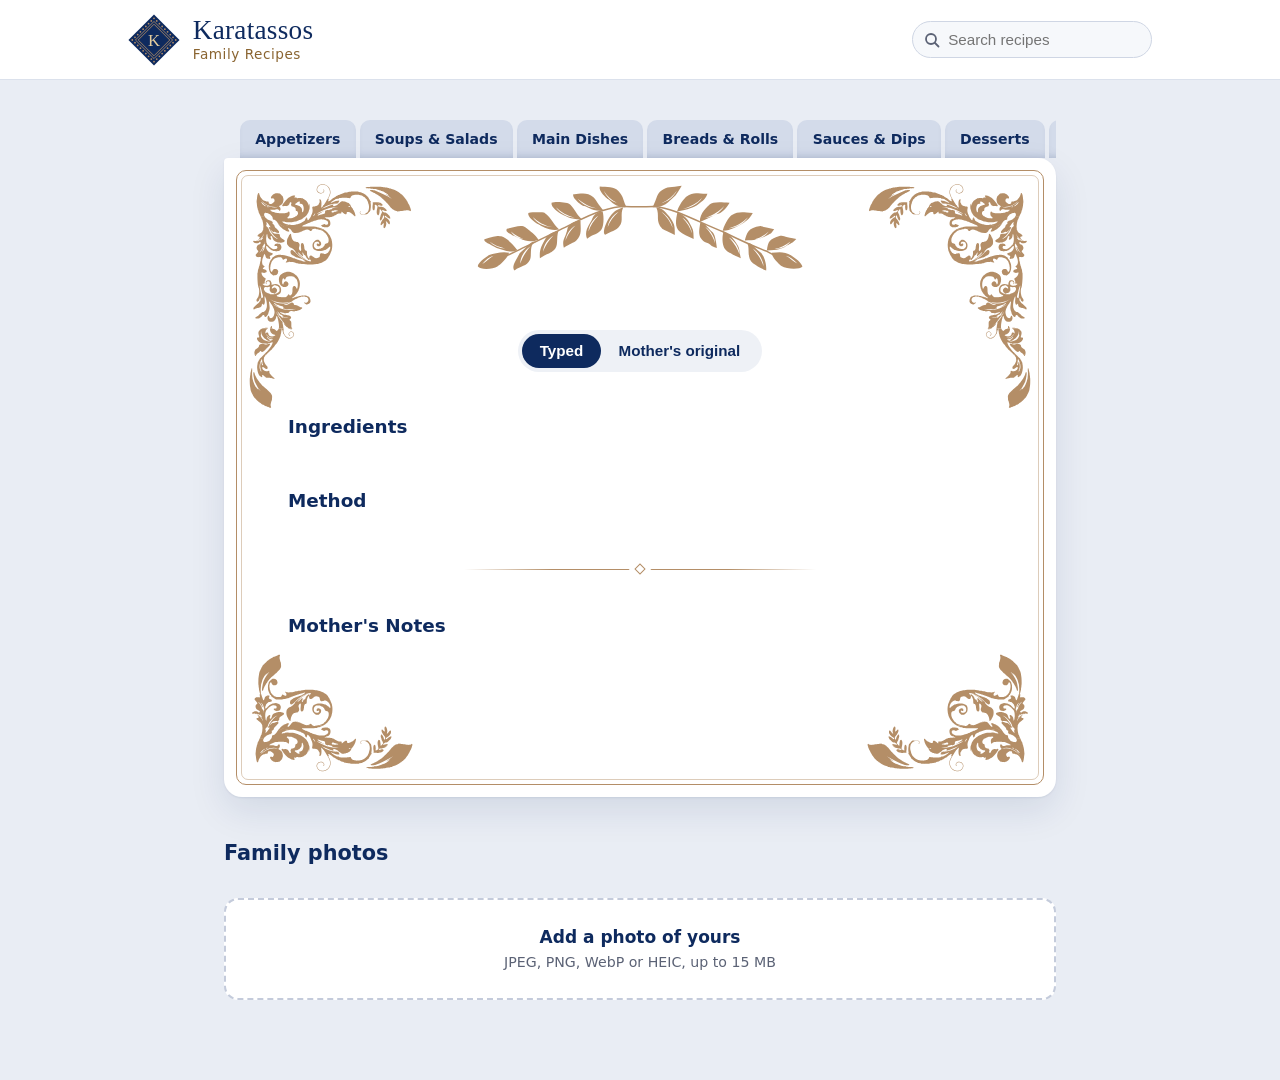
<file: site/index.html>
<!doctype html>
<html lang="en">
<head>
  <meta charset="utf-8">
  <title>Karatassos Family Recipes</title>
  <!-- Proof of concept: one recipe so far, so the home page opens it on the chosen recipe-card design. -->
  <meta http-equiv="refresh" content="0; url=prototypes/card.html?r=tzatziki">
</head>
<body>
  <a href="prototypes/card.html?r=tzatziki">Open the tzatziki recipe</a>
</body>
</html>
</file>
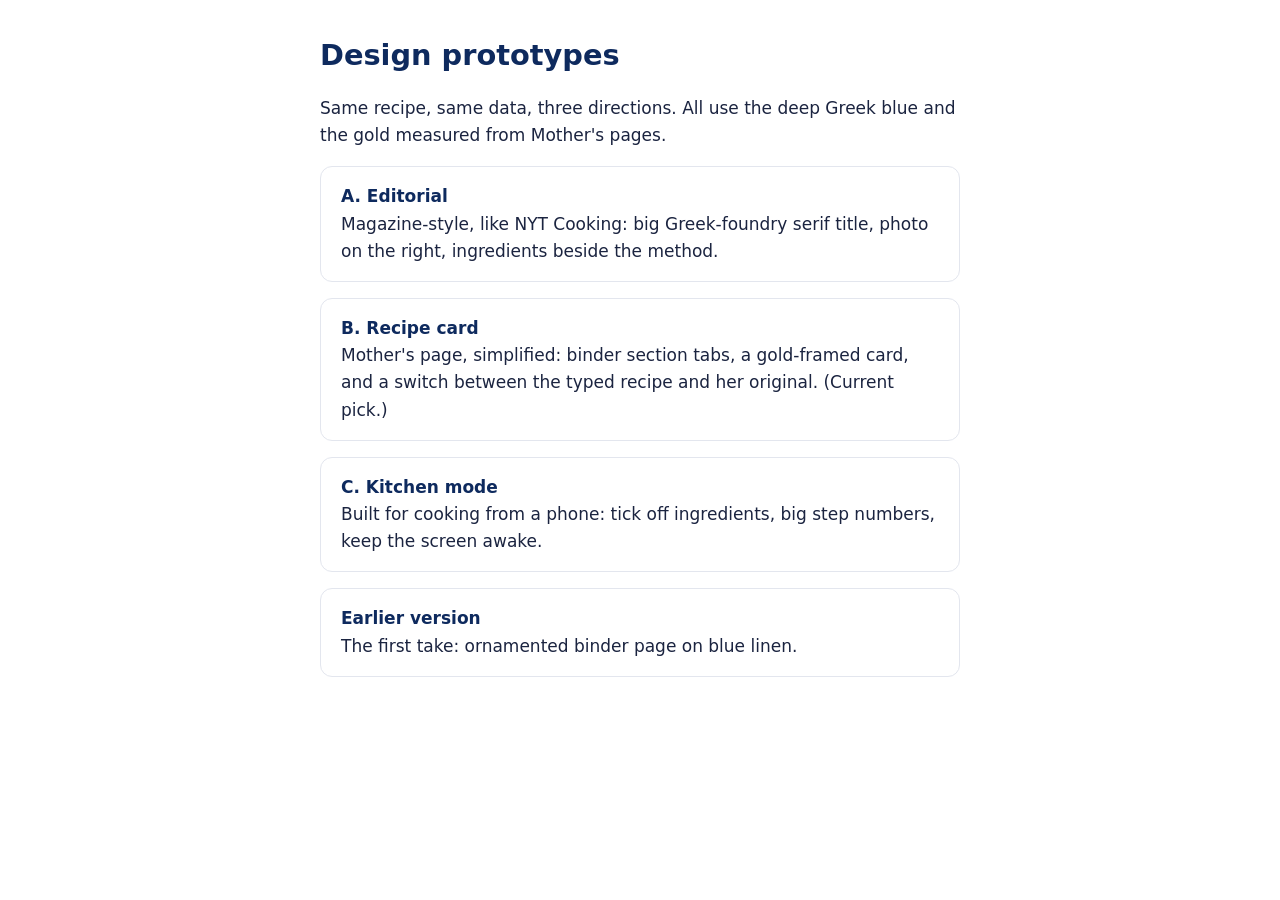
<file: site/prototypes/index.html>
<!doctype html>
<html lang="en">
<head>
  <meta charset="utf-8">
  <meta name="viewport" content="width=device-width, initial-scale=1">
  <!-- Light-only design: stops Chrome's auto dark mode from inverting the colors -->
  <meta name="color-scheme" content="only light">
  <title>Design prototypes | Karatassos Family Recipes</title>
  <link rel="stylesheet" href="base.css">
  <style>
    body { font: 1.0625rem/1.6 system-ui, sans-serif; padding: 2rem 1rem; }
    main { max-width: 40rem; margin: 0 auto; }
    h1 { color: var(--aegean); font-size: 1.8rem; margin: 0 0 0.5rem; }
    ul { padding: 0; list-style: none; display: grid; gap: 1rem; }
    li a { display: block; padding: 1rem 1.25rem; border: 1px solid var(--line); border-radius: 12px; text-decoration: none; color: var(--ink); }
    li a:hover { border-color: var(--aegean); }
    li strong { color: var(--aegean); display: block; }
  </style>
</head>
<body>
  <main>
    <h1>Design prototypes</h1>
    <p>Same recipe, same data, three directions. All use the deep Greek blue and the gold measured from Mother's pages.</p>
    <ul>
      <li><a href="editorial.html"><strong>A. Editorial</strong>Magazine-style, like NYT Cooking: big Greek-foundry serif title, photo on the right, ingredients beside the method.</a></li>
      <li><a href="card.html"><strong>B. Recipe card</strong>Mother's page, simplified: binder section tabs, a gold-framed card, and a switch between the typed recipe and her original. (Current pick.)</a></li>
      <li><a href="kitchen.html"><strong>C. Kitchen mode</strong>Built for cooking from a phone: tick off ingredients, big step numbers, keep the screen awake.</a></li>
      <li><a href="../recipe.html?r=tzatziki"><strong>Earlier version</strong>The first take: ornamented binder page on blue linen.</a></li>
    </ul>
  </main>
</body>
</html>
</file>
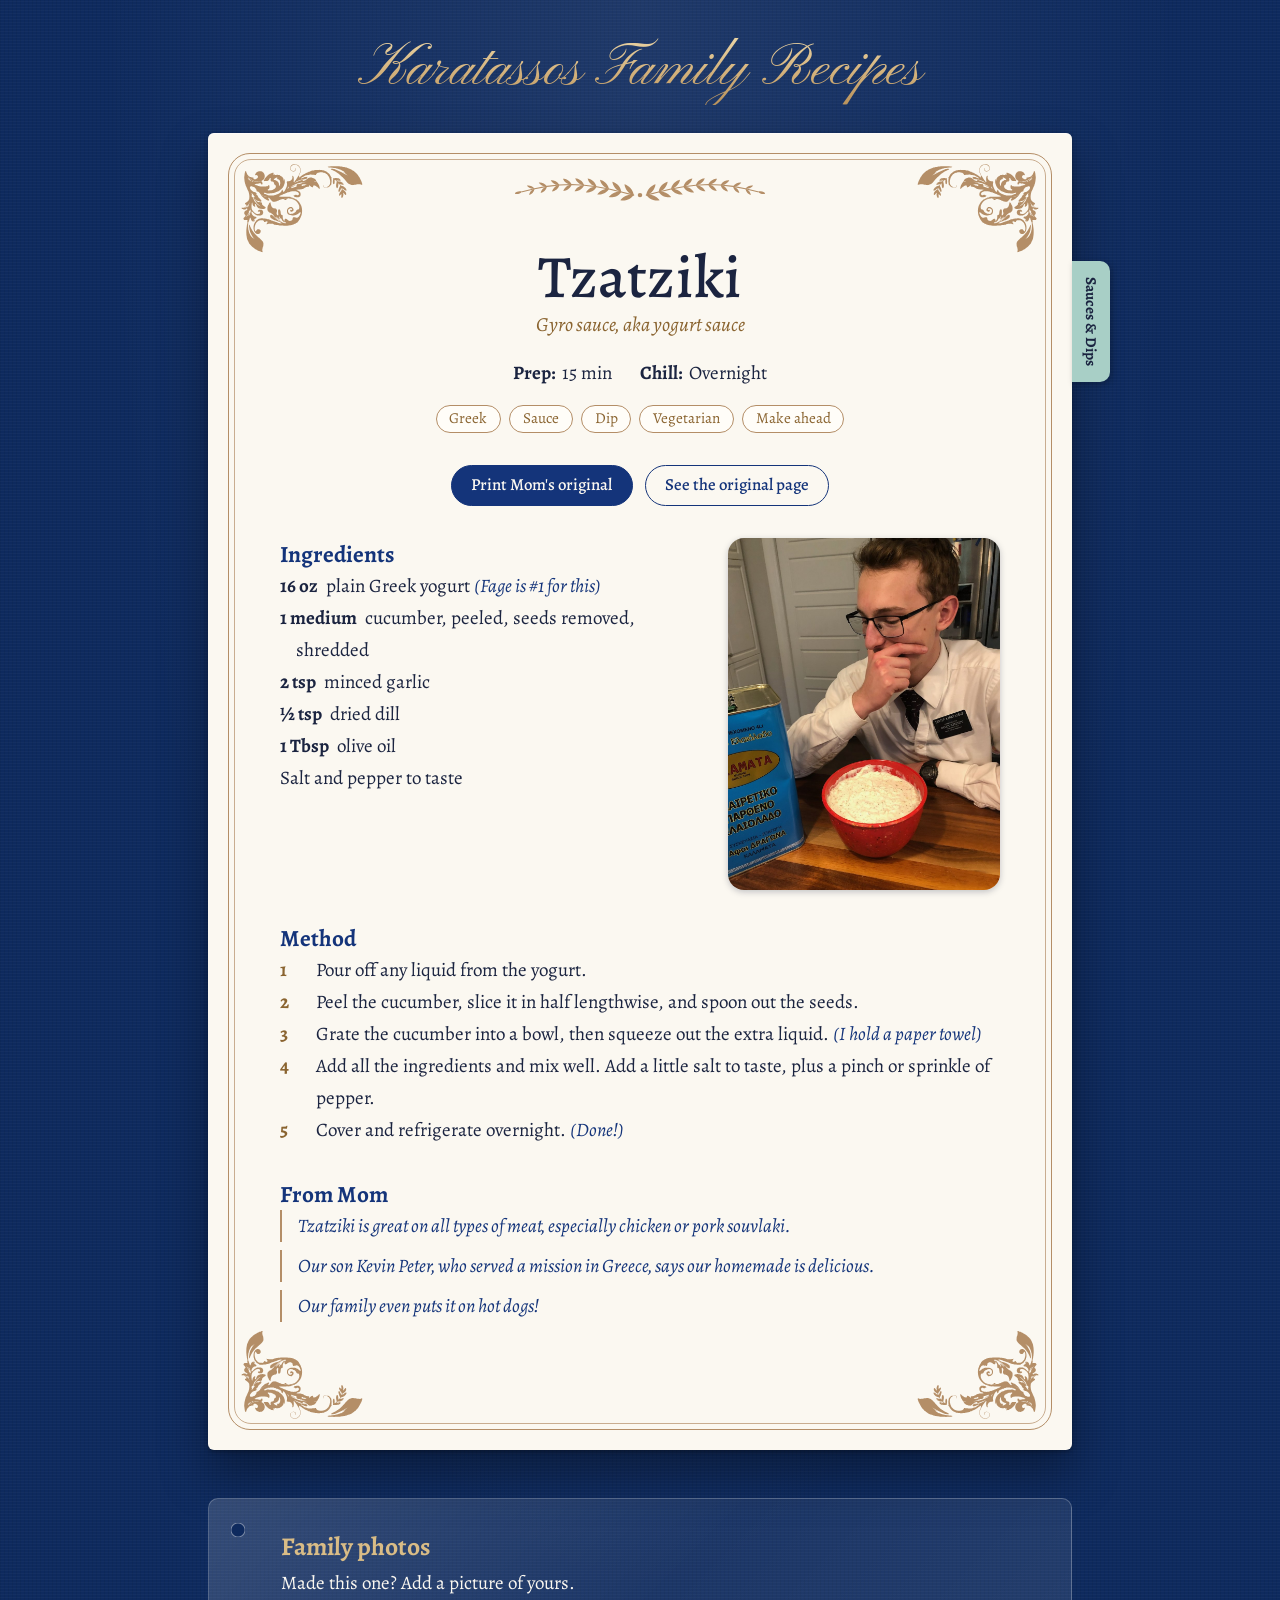
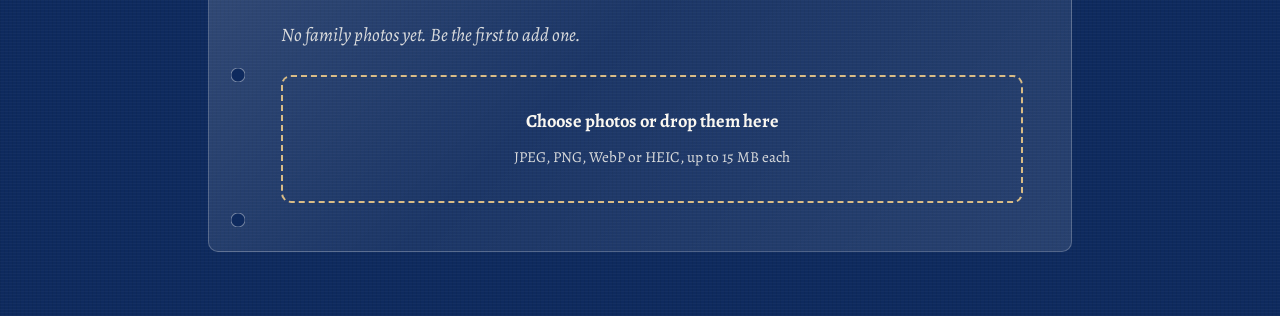
<file: site/recipe.html>
<!doctype html>
<html lang="en">
<head>
  <meta charset="utf-8">
  <meta name="viewport" content="width=device-width, initial-scale=1">
  <title>Recipe | Karatassos Family Recipes</title>
  <meta name="description" content="Mom's handwritten family recipes, typed up and kept together.">
  <link rel="preconnect" href="https://fonts.googleapis.com">
  <link rel="preconnect" href="https://fonts.gstatic.com" crossorigin>
  <link rel="stylesheet" href="https://fonts.googleapis.com/css2?family=Alegreya:ital,wght@0,400;0,500;0,700;1,400&family=Pinyon+Script&display=swap">
  <link rel="stylesheet" href="css/style.css">
  <link rel="icon" href="assets/ornaments/corner.svg" type="image/svg+xml">
  <script src="js/recipe.js" defer></script>
  <script src="js/upload.js" defer></script>
</head>
<body>
  <header class="masthead">
    <p class="masthead-title">Karatassos Family Recipes</p>
  </header>

  <main>
    <article class="sheet" id="recipe" aria-busy="true">
      <img class="corner corner-tl" src="assets/ornaments/corner.svg" alt="">
      <img class="corner corner-tr" src="assets/ornaments/corner.svg" alt="">
      <img class="corner corner-bl" src="assets/ornaments/corner.svg" alt="">
      <img class="corner corner-br" src="assets/ornaments/corner.svg" alt="">
      <img class="sheet-laurel" src="assets/ornaments/laurel.svg" alt="">
      <p class="binder-tab" data-field="category"></p>

      <header class="recipe-head">
        <h1 data-field="title">Loading recipe…</h1>
        <p class="subtitle" data-field="subtitle"></p>
        <dl class="times" data-field="times"></dl>
        <ul class="tags" data-field="tags" aria-label="Tags"></ul>
        <div class="actions">
          <button type="button" class="btn btn-primary" id="print-original">Print Mom's original</button>
          <button type="button" class="btn btn-quiet" id="view-original">See the original page</button>
        </div>
      </header>

      <div class="recipe-body">
        <figure class="key-photo" data-field="keyPhoto"></figure>
        <section class="ingredients" aria-labelledby="ingredients-h">
          <h2 id="ingredients-h">Ingredients</h2>
          <div data-field="ingredientGroups"></div>
        </section>
        <section class="method" aria-labelledby="method-h">
          <h2 id="method-h">Method</h2>
          <ol data-field="steps"></ol>
        </section>
        <section class="from-mom" aria-labelledby="from-mom-h">
          <h2 id="from-mom-h">From Mom</h2>
          <div data-field="notes"></div>
        </section>
      </div>
    </article>

    <section class="sleeve" aria-labelledby="photos-h">
      <h2 id="photos-h">Family photos</h2>
      <p class="sleeve-lede">Made this one? Add a picture of yours.</p>
      <ul class="gallery" data-field="photos"></ul>

      <label class="dropzone" id="dropzone">
        <input type="file" id="photo-input" accept="image/jpeg,image/png,image/webp,image/heic" multiple>
        <span class="dropzone-main">Choose photos or drop them here</span>
        <span class="dropzone-hint">JPEG, PNG, WebP or HEIC, up to 15 MB each</span>
      </label>
      <ul class="upload-queue" id="upload-queue" aria-live="polite"></ul>
    </section>
  </main>

  <dialog class="original-dialog" id="original-dialog" aria-labelledby="original-dialog-h">
    <form method="dialog" class="original-dialog-bar">
      <h2 id="original-dialog-h">Mom's original page</h2>
      <button class="btn btn-quiet" value="close">Close</button>
    </form>
    <div class="original-pages" data-field="scans"></div>
  </dialog>

  <div class="print-original" data-field="printScans" aria-hidden="true"></div>
</body>
</html>
</file>
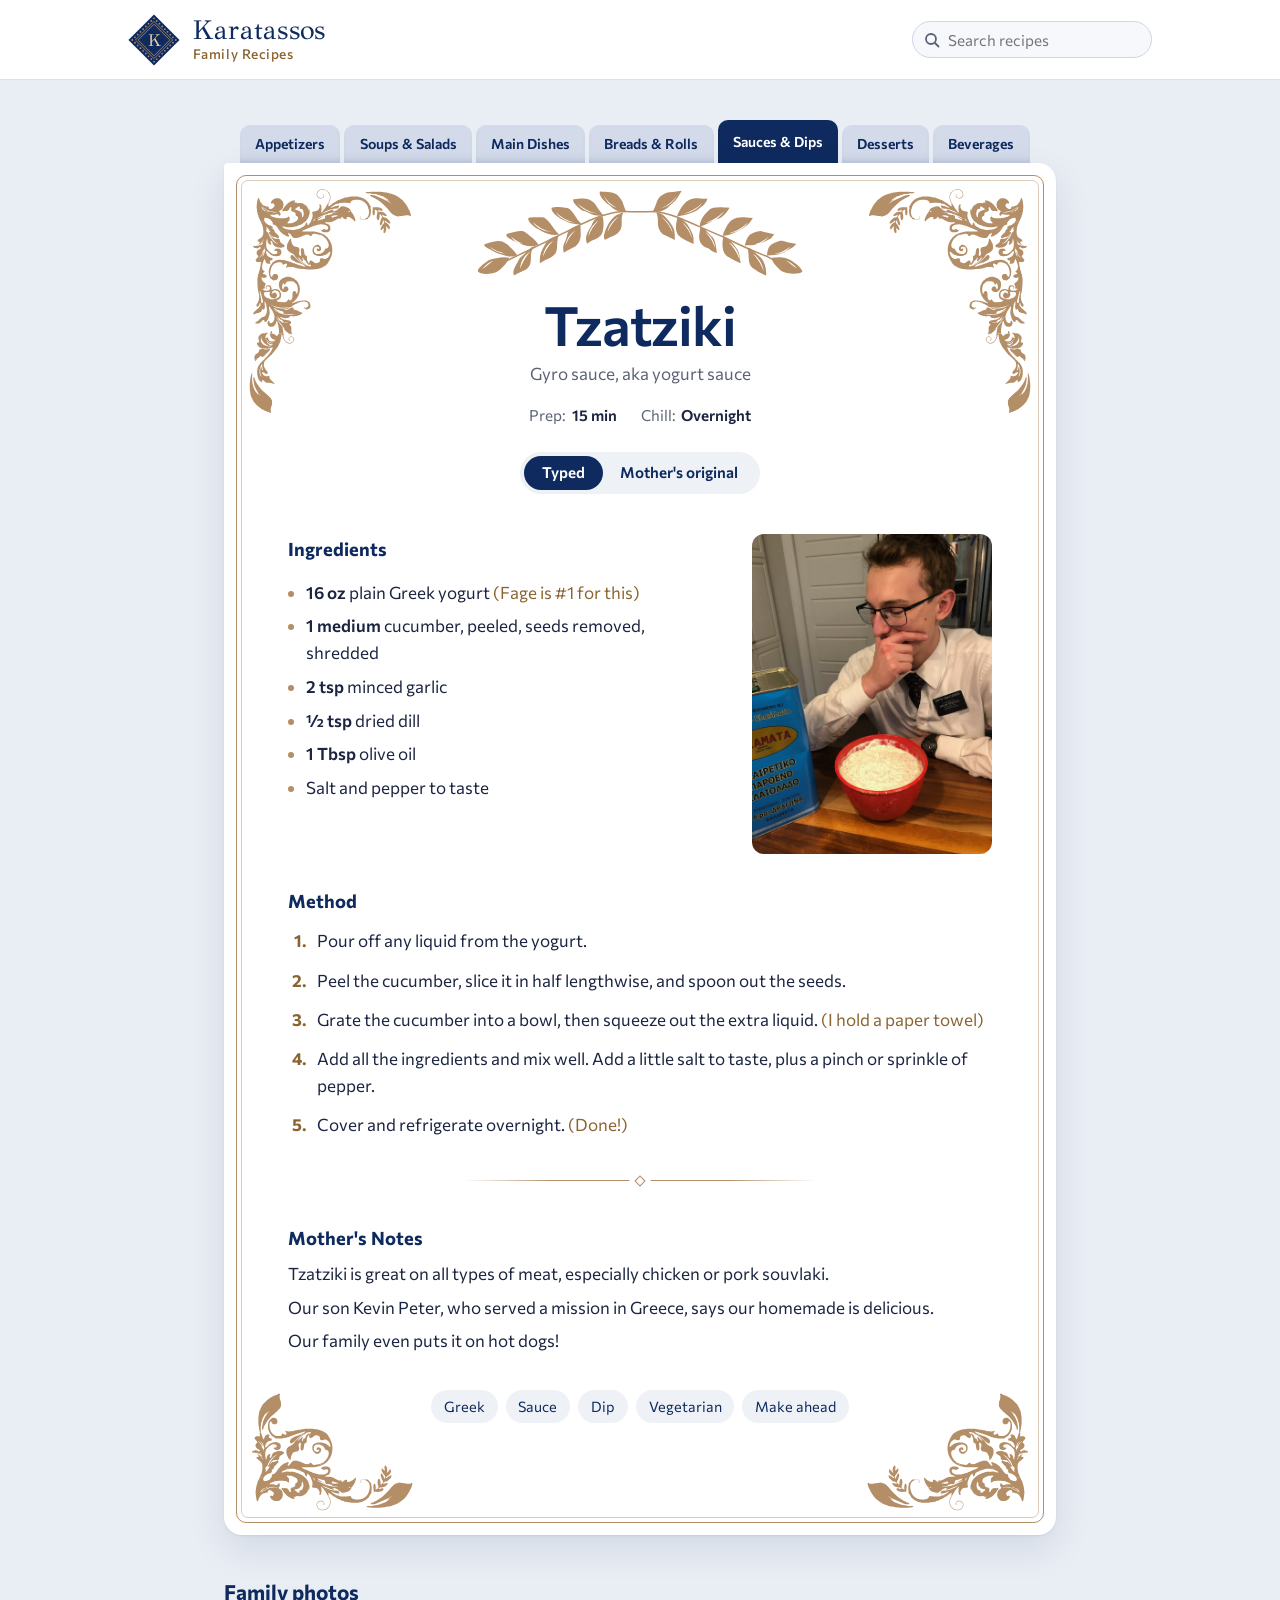
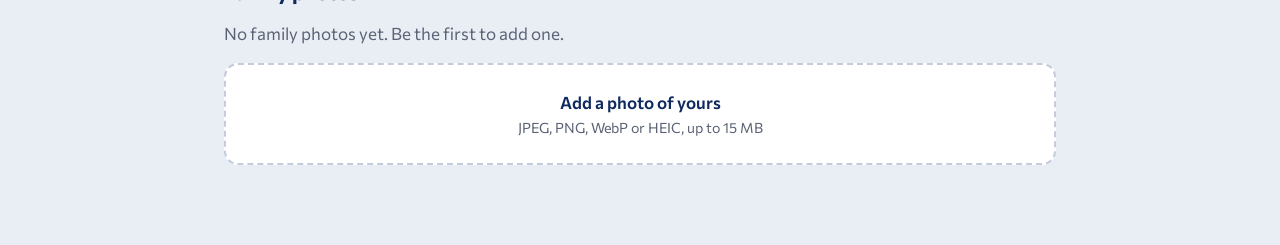
<file: site/prototypes/card.html>
<!doctype html>
<html lang="en">
<head>
  <meta charset="utf-8">
  <meta name="viewport" content="width=device-width, initial-scale=1">
  <!-- Light-only design: stops Chrome's auto dark mode from inverting the colors -->
  <meta name="color-scheme" content="only light">
  <title>Prototype B: Recipe card</title>
  <link rel="preconnect" href="https://fonts.googleapis.com">
  <link rel="preconnect" href="https://fonts.gstatic.com" crossorigin>
  <!-- GFS Didot: Greek Font Society. Commissioner: Greek type designer Kostas Bartsokas. -->
  <link rel="stylesheet" href="https://fonts.googleapis.com/css2?family=Commissioner:wght@400;500;600;700&family=GFS+Didot&display=swap">
  <link rel="stylesheet" href="base.css">
  <style>
    body { font: 1.0625rem/1.6 "Commissioner", system-ui, sans-serif; background: #e9edf4; }

    /* ---------- Header ---------- */
    .site { background: #fff; border-bottom: 1px solid #dbe1ec; }
    .site-inner { width: min(100% - 2rem, 64rem); margin: 0 auto; display: flex; align-items: center; justify-content: space-between; gap: 1.5rem; padding: 0.85rem 0; }
    .brand { display: flex; align-items: center; gap: 0.8rem; text-decoration: none; color: var(--aegean); }
    .brand svg { width: 52px; height: 52px; flex: none; }
    .brand-name { display: grid; line-height: 1.1; }
    .brand-family { font: 1.7rem/1 "GFS Didot", serif; letter-spacing: 0.01em; }
    .brand-sub { font-size: 0.85rem; font-weight: 500; color: var(--gold-ink); letter-spacing: 0.04em; margin-top: 0.2rem; }
    .search { position: relative; }
    .search input { font: 0.95rem "Commissioner", sans-serif; width: 15rem; padding: 0.55rem 0.9rem 0.55rem 2.2rem; border: 1px solid #cfd6e4; border-radius: 999px; background: #f6f8fb; color: var(--ink); }
    .search input:focus { outline: 2px solid var(--royal); outline-offset: 1px; background: #fff; }
    .search svg { position: absolute; left: 0.75rem; top: 50%; translate: 0 -50%; width: 16px; height: 16px; color: var(--muted); }
    @media (max-width: 640px) { .search { display: none; } }

    main { width: min(100% - 2rem, 52rem); margin: 2.5rem auto 4rem; }

    /* ---------- Binder section tabs ---------- */
    .tabs { display: flex; align-items: flex-end; gap: 4px; margin: 0; padding: 0 1rem; list-style: none; overflow-x: auto; scrollbar-width: none; }
    .tabs::-webkit-scrollbar { display: none; }
    .tabs a {
      display: block; white-space: nowrap;
      padding: 0.5rem 0.95rem 0.45rem; border-radius: 10px 10px 0 0;
      font-size: 0.88rem; font-weight: 600; color: var(--aegean); text-decoration: none;
      background: #d3dbea; box-shadow: inset 0 -6px 8px -6px rgba(14, 42, 94, 0.22);
      transition: transform 0.15s, background-color 0.15s;
    }
    .tabs a:hover { transform: translateY(-2px); background: #c4cfe3; }
    .tabs a[aria-current="page"] { background: var(--aegean); color: #fff; padding-block: 0.7rem 0.55rem; box-shadow: none; }
    .tabs a:focus-visible { outline-offset: -3px; }

    /* Phones: the same binder tabs, a little smaller, swiping sideways and fading out at the edges */
    @media (max-width: 640px) {
      .tabs {
        gap: 3px; padding: 0 1.25rem; margin: 0 -1rem; scroll-snap-type: x proximity; scroll-padding-inline: 1.25rem;
        -webkit-mask-image: linear-gradient(90deg, transparent, #000 1.25rem, #000 calc(100% - 1.75rem), transparent);
        mask-image: linear-gradient(90deg, transparent, #000 1.25rem, #000 calc(100% - 1.75rem), transparent);
      }
      .tabs li { scroll-snap-align: center; }
      .tabs a { font-size: 0.82rem; padding: 0.45rem 0.75rem 0.4rem; }
      .tabs a[aria-current="page"] { padding-block: 0.6rem 0.5rem; }
      .tabs a:hover { transform: none; }
      .card { border-radius: 14px; }
    }

    /* ---------- The card ---------- */
    .card { position: relative; background: #fff; border-radius: 4px 18px 18px 18px; padding: clamp(2.25rem, 7vw, 4rem) clamp(2.25rem, 7vw, 4rem) clamp(4.5rem, 12vw, 7rem); box-shadow: 0 1px 2px rgba(14, 42, 94, 0.08), 0 14px 36px rgba(14, 42, 94, 0.1); }
    /* double gold frame */
    .card::before, .card::after { content: ""; position: absolute; pointer-events: none; border: 1px solid var(--gold); border-radius: 10px; }
    .card::before { inset: 12px; }
    .card::after { inset: 17px; opacity: 0.45; border-radius: 7px; }
    .card { --corner: clamp(84px, 19vw, 170px); }
    .corner { position: absolute; width: var(--corner); height: auto; pointer-events: none; }
    .c-tl { top: 22px; left: 22px; }
    .c-tr { top: 22px; right: 22px; transform: scaleX(-1); }
    .c-bl { bottom: 22px; left: 22px; transform: scaleY(-1); }
    .c-br { bottom: 22px; right: 22px; transform: scale(-1); }

    .head { text-align: center; padding-top: clamp(2.5rem, 8vw, 4.25rem); }
    /* Laurel garland at the top center, as on Mother's page */
    .garland { position: absolute; top: 26px; left: 50%; translate: -50% 0; width: clamp(150px, 38vw, 330px); pointer-events: none; }
    h1 { margin: 0; font-size: clamp(2.4rem, 7vw, 3.4rem); line-height: 1.1; font-weight: 600; color: var(--aegean); letter-spacing: -0.02em; }
    .subtitle { margin: 0.35rem 0 0; color: var(--muted); }
    .times { display: flex; justify-content: center; gap: 1.5rem; margin: 1rem 0 0; font-size: 0.95rem; }
    .time { display: flex; gap: 0.35rem; }
    .times dt { color: var(--muted); }
    .times dt::after { content: ":"; }
    .times dd { margin: 0; font-weight: 600; }

    /* Typed / original switch */
    .view-switch { display: inline-flex; margin: 1.5rem auto 0; padding: 4px; border-radius: 999px; background: #eef1f6; }
    .view-switch button { font: 600 0.95rem/1 "Commissioner", sans-serif; border: 0; padding: 0.6rem 1.1rem; border-radius: 999px; background: none; color: var(--aegean); cursor: pointer; }
    .view-switch button[aria-pressed="true"] { background: var(--aegean); color: #fff; }

    .typed { display: grid; gap: 2rem; margin-top: 2.5rem; }
    .typed[hidden], .original[hidden] { display: none; }
    h2 { margin: 0 0 0.75rem; font-size: 1.15rem; font-weight: 700; color: var(--aegean); }
    .photo { margin: 0; }
    .photo img { width: min(100%, 19rem); margin: 0 auto; aspect-ratio: 3 / 4; object-fit: cover; border-radius: 12px; }
    .ingredients ul { margin: 0; padding-left: 1.1rem; }
    .ingredients li { padding: 0.2rem 0; }
    .ingredients li::marker { color: var(--gold); }
    .qty { font-weight: 600; }
    .note { color: var(--gold-ink); }
    .method ol { margin: 0; padding-left: 1.4rem; }
    .method li { padding-left: 0.4rem; }
    .method li + li { margin-top: 0.75rem; }
    .method li::marker { font-weight: 700; color: var(--gold-ink); }
    .method p { margin: 0; }

    /* Divider before Mother's notes: a fine gold rule with a small diamond, echoing the seal */
    .divider { position: relative; width: min(100%, 22rem); height: 12px; margin: 0.25rem auto; background: linear-gradient(90deg, transparent, var(--gold) 25%, var(--gold) 75%, transparent) center / 100% 1px no-repeat; }
    .divider::after { content: ""; position: absolute; left: 50%; top: 50%; width: 8px; height: 8px; translate: -50% -50%; rotate: 45deg; background: #fff; border: 1px solid var(--gold); box-shadow: 0 0 0 4px #fff; }
    .mom h2 { margin-bottom: 0.5rem; }
    .mom p { margin: 0; max-width: 38em; }
    .mom p + p { margin-top: 0.4rem; }

    .original { margin-top: 2rem; text-align: center; }
    .original img { margin: 0 auto 1.25rem; border-radius: 6px; box-shadow: 0 2px 10px rgba(0, 0, 0, 0.12); }
    .btn { font: 600 1rem/1 "Commissioner", sans-serif; padding: 0.8rem 1.3rem; border-radius: 999px; border: 0; background: var(--aegean); color: #fff; cursor: pointer; }
    .btn:hover { background: var(--royal); }

    .tags { list-style: none; display: flex; flex-wrap: wrap; justify-content: center; gap: 0.5rem; padding: 0; margin: 2.25rem 0 0; }
    .tags a { display: block; padding: 0.3rem 0.8rem; border-radius: 999px; background: #eef1f6; color: var(--aegean); font-size: 0.9rem; text-decoration: none; }
    .tags a:hover { background: #e2e7f0; }

    .photos { margin-top: 2.5rem; }
    .photos h2 { font-size: 1.3rem; }
    .gallery { list-style: none; padding: 0; margin: 0 0 1rem; display: grid; grid-template-columns: repeat(auto-fill, minmax(9rem, 1fr)); gap: 0.75rem; }
    .gallery .empty { color: var(--muted); grid-column: 1 / -1; }
    .dropzone { display: block; padding: 1.5rem; border-radius: 14px; background: #fff; border: 2px dashed #c4cbdb; text-align: center; font-weight: 600; color: var(--aegean); cursor: pointer; }
    .dropzone:hover, .dropzone.dragging { border-color: var(--aegean); }
    .dropzone small { display: block; font-weight: 400; color: var(--muted); }

    @media (min-width: 700px) {
      .typed { grid-template-columns: 1fr 15rem; grid-template-areas: "ing photo" "method method" "divider divider" "mom mom"; column-gap: 2.75rem; }
      .photo img { width: 100%; }
      .ingredients { grid-area: ing; }
      .photo { grid-area: photo; }
      .method { grid-area: method; }
      .divider { grid-area: divider; }
      .mom { grid-area: mom; }
    }
    @media print {
      body { background: #fff; }
      .tabs { display: none; }
      .card { box-shadow: none; }
    }
  </style>
</head>
<body>
  <header class="site no-print">
    <div class="site-inner">
      <a class="brand" href="index.html" aria-label="Karatassos Family Recipes, home">
        <!-- Diamond seal, after the seal of the first Karatassos: beaded band, double rule, Greek capital kappa -->
        <svg viewBox="0 0 56 56" aria-hidden="true">
          <path d="M28 0.5 L55.5 28 L28 55.5 L0.5 28Z" fill="#0e2a5e"/>
          <g fill="#b48e67"><circle cx="28.00" cy="4.60" r="0.95"/><circle cx="30.93" cy="7.52" r="0.95"/><circle cx="33.85" cy="10.45" r="0.95"/><circle cx="36.77" cy="13.37" r="0.95"/><circle cx="39.70" cy="16.30" r="0.95"/><circle cx="42.62" cy="19.23" r="0.95"/><circle cx="45.55" cy="22.15" r="0.95"/><circle cx="48.47" cy="25.07" r="0.95"/><circle cx="51.40" cy="28.00" r="0.95"/><circle cx="48.48" cy="30.93" r="0.95"/><circle cx="45.55" cy="33.85" r="0.95"/><circle cx="42.62" cy="36.77" r="0.95"/><circle cx="39.70" cy="39.70" r="0.95"/><circle cx="36.77" cy="42.62" r="0.95"/><circle cx="33.85" cy="45.55" r="0.95"/><circle cx="30.93" cy="48.47" r="0.95"/><circle cx="28.00" cy="51.40" r="0.95"/><circle cx="25.07" cy="48.48" r="0.95"/><circle cx="22.15" cy="45.55" r="0.95"/><circle cx="19.23" cy="42.62" r="0.95"/><circle cx="16.30" cy="39.70" r="0.95"/><circle cx="13.38" cy="36.77" r="0.95"/><circle cx="10.45" cy="33.85" r="0.95"/><circle cx="7.53" cy="30.93" r="0.95"/><circle cx="4.60" cy="28.00" r="0.95"/><circle cx="7.52" cy="25.07" r="0.95"/><circle cx="10.45" cy="22.15" r="0.95"/><circle cx="13.37" cy="19.23" r="0.95"/><circle cx="16.30" cy="16.30" r="0.95"/><circle cx="19.23" cy="13.38" r="0.95"/><circle cx="22.15" cy="10.45" r="0.95"/><circle cx="25.07" cy="7.53" r="0.95"/></g>
          <path d="M28 8 L48 28 L28 48 L8 28Z M28 11 L45 28 L28 45 L11 28Z" fill="none" stroke="#b48e67" stroke-width="0.9"/>
          <text x="28" y="34.6" text-anchor="middle" font-family="GFS Didot, serif" font-size="18" fill="#e6cf9f">Κ</text>
        </svg>
        <span class="brand-name"><span class="brand-family">Karatassos</span><span class="brand-sub">Family Recipes</span></span>
      </a>
      <label class="search">
        <svg viewBox="0 0 16 16" fill="none" stroke="currentColor" stroke-width="1.8" aria-hidden="true"><circle cx="7" cy="7" r="5"/><path d="M11 11l3.5 3.5" stroke-linecap="round"/></svg>
        <input type="search" placeholder="Search recipes" aria-label="Search recipes">
      </label>
    </div>
  </header>

  <main>
    <nav aria-label="Binder sections">
      <ul class="tabs no-print" id="tabs">
        <li><a href="#">Appetizers</a></li>
        <li><a href="#">Soups &amp; Salads</a></li>
        <li><a href="#">Main Dishes</a></li>
        <li><a href="#">Breads &amp; Rolls</a></li>
        <li><a href="#">Sauces &amp; Dips</a></li>
        <li><a href="#">Desserts</a></li>
        <li><a href="#">Beverages</a></li>
      </ul>
    </nav>

    <article class="card">
      <img class="corner c-tl" src="../assets/ornaments/corner-tall.svg" alt="">
      <img class="corner c-tr" src="../assets/ornaments/corner-tall.svg" alt="">
      <img class="corner c-bl" src="../assets/ornaments/corner.svg" alt="">
      <img class="corner c-br" src="../assets/ornaments/corner.svg" alt="">
      <img class="garland" src="../assets/ornaments/garland.svg?v=2" alt="">

      <header class="head">
        <h1 data-field="title"></h1>
        <p class="subtitle" data-field="subtitle"></p>
        <dl class="times" data-field="times"></dl>
        <div class="view-switch no-print" role="group" aria-label="Show the recipe as">
          <button aria-pressed="true" data-view="typed">Typed</button>
          <button aria-pressed="false" data-view="original"><span data-mother>Mother</span>'s original</button>
        </div>
      </header>

      <div class="typed" id="typed">
        <figure class="photo" data-field="keyPhoto"></figure>
        <section class="ingredients"><h2>Ingredients</h2><div data-field="ingredients"></div></section>
        <section class="method"><h2>Method</h2><ol data-field="steps"></ol></section>
        <div class="divider" aria-hidden="true"></div>
        <section class="mom"><h2><span data-mother>Mother</span>'s Notes</h2><div data-field="notes"></div></section>
      </div>

      <div class="original" id="original" hidden>
        <div data-field="scans"></div>
        <button class="btn no-print" data-action="print-original">Print <span data-mother>Mother</span>'s original</button>
      </div>

      <ul class="tags no-print" data-field="tags" aria-label="Tags"></ul>
    </article>

    <section class="photos no-print" aria-labelledby="photos-h">
      <h2 id="photos-h">Family photos</h2>
      <ul class="gallery" data-field="photos"></ul>
      <label class="dropzone" id="dropzone">
        <input type="file" id="photo-input" accept="image/jpeg,image/png,image/webp,image/heic" multiple>
        Add a photo of yours<small>JPEG, PNG, WebP or HEIC, up to 15 MB</small>
      </label>
      <ul class="upload-queue" id="upload-queue" aria-live="polite"></ul>
    </section>
  </main>

  <div class="print-original" data-field="printScans" aria-hidden="true"></div>

  <script type="module">
    import { renderRecipe } from "./shared.js";
    const recipe = await renderRecipe();

    // Highlight this recipe's binder section in the tab row.
    const active = [...document.querySelectorAll("#tabs a")].find((a) => a.textContent === recipe.category);
    if (active) {
      active.setAttribute("aria-current", "page");
      // bring the current section into view in the tab row, without scrolling the page
      const row = document.getElementById("tabs");
      const a = active.getBoundingClientRect(), r = row.getBoundingClientRect();
      row.scrollLeft += a.left - r.left - (r.width - a.width) / 2;
    }

    const views = { typed: document.getElementById("typed"), original: document.getElementById("original") };
    document.querySelectorAll("[data-view]").forEach((btn) =>
      btn.addEventListener("click", () => {
        document.querySelectorAll("[data-view]").forEach((b) => b.setAttribute("aria-pressed", String(b === btn)));
        for (const [name, el] of Object.entries(views)) el.hidden = name !== btn.dataset.view;
      })
    );
  </script>
  <script src="../js/upload.js" defer></script>
</body>
</html>
</file>
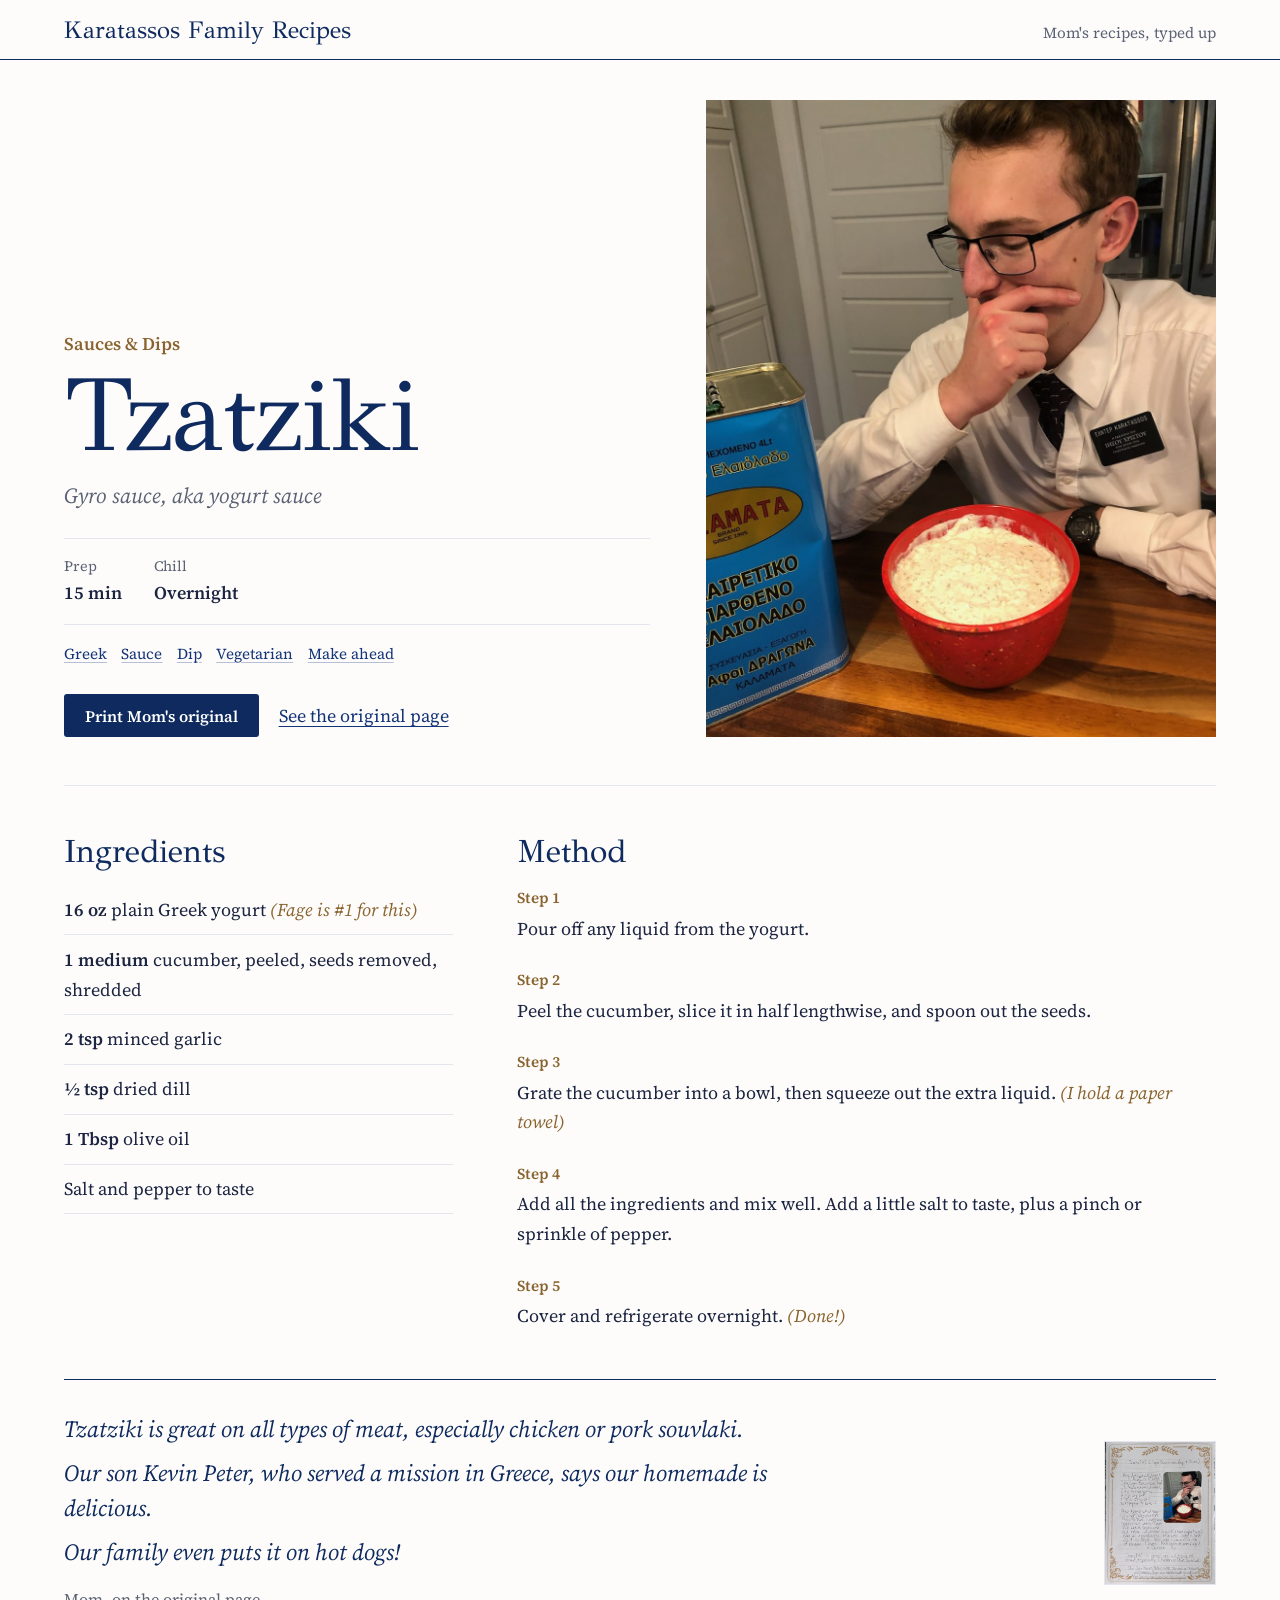
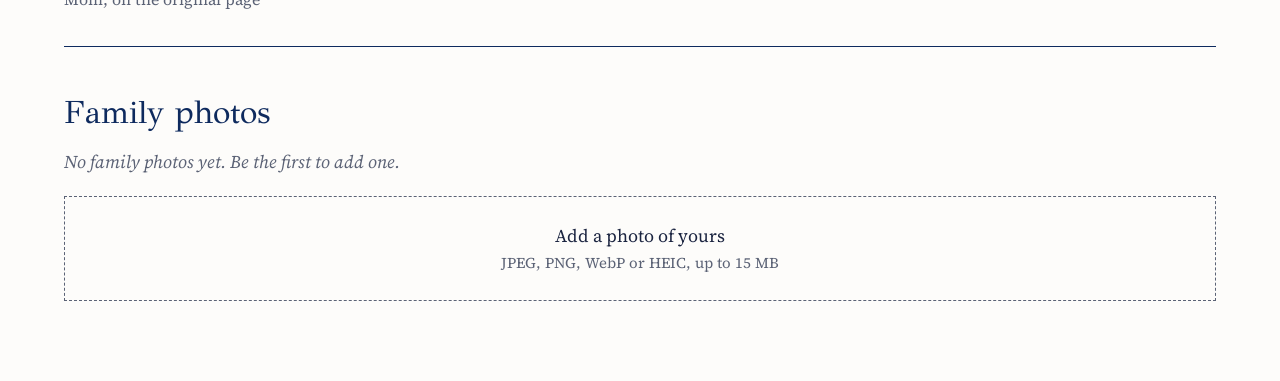
<file: site/prototypes/editorial.html>
<!doctype html>
<html lang="en">
<head>
  <meta charset="utf-8">
  <meta name="viewport" content="width=device-width, initial-scale=1">
  <!-- Light-only design: stops Chrome's auto dark mode from inverting the colors -->
  <meta name="color-scheme" content="only light">
  <title>Prototype A: Editorial</title>
  <link rel="preconnect" href="https://fonts.googleapis.com">
  <link rel="preconnect" href="https://fonts.gstatic.com" crossorigin>
  <!-- GFS Didot is from the Greek Font Society -->
  <link rel="stylesheet" href="https://fonts.googleapis.com/css2?family=GFS+Didot&family=Source+Serif+4:ital,opsz,wght@0,8..60,400;0,8..60,600;1,8..60,400&display=swap">
  <link rel="stylesheet" href="base.css">
  <style>
    body { font: 1.125rem/1.65 "Source Serif 4", Georgia, serif; background: #fdfcfa; }
    .wrap { width: min(100% - 2.5rem, 72rem); margin: 0 auto; }

    .site { border-bottom: 1px solid var(--aegean); }
    .site .wrap { display: flex; align-items: baseline; justify-content: space-between; padding: 1.1rem 0 0.9rem; }
    .site-name { font: 1.5rem/1 "GFS Didot", serif; color: var(--aegean); text-decoration: none; }
    .site-note { font-size: 0.95rem; color: var(--muted); }

    .hero { display: grid; gap: 2rem; padding: 2.5rem 0 3rem; border-bottom: 1px solid var(--line); }
    .category { margin: 0 0 0.5rem; color: var(--gold-ink); font-weight: 600; }
    h1 { margin: 0; font: 400 clamp(3.4rem, 10vw, 6.5rem)/0.95 "GFS Didot", serif; color: var(--aegean); letter-spacing: -0.01em; }
    .subtitle { margin: 0.75rem 0 0; font-style: italic; font-size: 1.35rem; color: var(--muted); }
    .byline { margin: 1.5rem 0 0; }
    .times { display: flex; gap: 2rem; margin: 1.5rem 0 0; padding: 1rem 0; border-block: 1px solid var(--line); }
    .times dt { font-size: 0.9rem; color: var(--muted); }
    .times dd { margin: 0; font-weight: 600; }
    .tags { list-style: none; padding: 0; margin: 1rem 0 0; display: flex; flex-wrap: wrap; gap: 0.25rem 0.9rem; font-size: 0.95rem; }
    .tags a { color: var(--royal); text-underline-offset: 3px; text-decoration-color: rgba(20, 52, 122, 0.3); }
    .actions { display: flex; flex-wrap: wrap; align-items: center; gap: 1.25rem; margin-top: 1.75rem; }
    .btn { font: 600 1rem/1 "Source Serif 4", serif; padding: 0.85rem 1.3rem; border: 0; border-radius: 3px; background: var(--aegean); color: #fff; cursor: pointer; }
    .btn:hover { background: var(--royal); }
    .link-btn { font: inherit; background: none; border: 0; padding: 0; color: var(--royal); text-decoration: underline; text-underline-offset: 4px; cursor: pointer; }
    .hero figure { margin: 0; }
    .hero img { width: 100%; aspect-ratio: 4 / 5; object-fit: cover; }

    .body { display: grid; gap: 2.5rem; padding: 3rem 0; }
    h2 { margin: 0 0 1rem; font: 400 2rem/1.1 "GFS Didot", serif; color: var(--aegean); }
    .ingredients ul { list-style: none; margin: 0; padding: 0; }
    .ingredients li { padding: 0.6rem 0; border-bottom: 1px solid var(--line); }
    .qty { font-weight: 600; }
    .note { font-style: italic; color: var(--gold-ink); }
    .method ol { list-style: none; margin: 0; padding: 0; }
    .method li + li { margin-top: 1.5rem; }
    .step-label { display: block; font-weight: 600; font-size: 0.95rem; color: var(--gold-ink); }
    .method p { margin: 0.2rem 0 0; max-width: 38em; }

    .mom { margin: 0 0 3rem; padding: 2rem 0; border-block: 1px solid var(--aegean); display: grid; gap: 1.5rem; }
    .mom blockquote { margin: 0; font: italic 1.45rem/1.5 "Source Serif 4", serif; color: var(--aegean); }
    .mom blockquote p { margin: 0 0 0.6rem; max-width: 34em; }
    .mom cite { font-style: normal; font-size: 1rem; color: var(--muted); }
    .original { display: flex; gap: 1.25rem; align-items: center; }
    .original button { padding: 0; border: 1px solid var(--line); background: #fff; cursor: zoom-in; flex: none; }
    .original img { width: 110px; }
    .original p { margin: 0 0 0.6rem; }

    .photos { padding-bottom: 4rem; }
    .gallery { list-style: none; margin: 0 0 1.25rem; padding: 0; display: grid; grid-template-columns: repeat(auto-fill, minmax(10rem, 1fr)); gap: 0.75rem; }
    .gallery .empty { color: var(--muted); font-style: italic; grid-column: 1 / -1; }
    .dropzone { display: block; padding: 1.5rem; border: 1px dashed var(--muted); text-align: center; cursor: pointer; }
    .dropzone:hover, .dropzone.dragging { border-color: var(--aegean); background: #f3f5f9; }
    .dropzone small { display: block; color: var(--muted); }

    @media (min-width: 760px) {
      .hero { grid-template-columns: 1.15fr 1fr; gap: 3.5rem; align-items: end; }
      .body { grid-template-columns: 1fr 1.8fr; gap: 4rem; }
      .ingredients > div { position: sticky; top: 1.5rem; }
      .mom { grid-template-columns: 1fr auto; align-items: center; }
    }
    @media print { .hero img { max-height: 3.5in; width: auto; } }
  </style>
</head>
<body>
  <header class="site no-print">
    <div class="wrap">
      <a class="site-name" href="index.html">Karatassos Family Recipes</a>
      <span class="site-note">Mom's recipes, typed up</span>
    </div>
  </header>

  <main class="wrap">
    <section class="hero">
      <div>
        <p class="category" data-field="category"></p>
        <h1 data-field="title"></h1>
        <p class="subtitle" data-field="subtitle"></p>
        <dl class="times" data-field="times"></dl>
        <ul class="tags" data-field="tags" aria-label="Tags"></ul>
        <div class="actions no-print">
          <button class="btn" data-action="print-original">Print Mom's original</button>
          <button class="link-btn" data-action="view-original">See the original page</button>
        </div>
      </div>
      <figure data-field="keyPhoto"></figure>
    </section>

    <section class="body">
      <div class="ingredients"><div><h2>Ingredients</h2><div data-field="ingredients"></div></div></div>
      <div class="method"><h2>Method</h2><ol data-field="steps"></ol></div>
    </section>

    <section class="mom">
      <blockquote><div data-field="notes"></div><cite>Mom, on the original page</cite></blockquote>
      <div class="original no-print">
        <button data-action="view-original" aria-label="See the original page" data-field="thumb"></button>
      </div>
    </section>

    <section class="photos no-print" aria-labelledby="photos-h">
      <h2 id="photos-h">Family photos</h2>
      <ul class="gallery" data-field="photos"></ul>
      <label class="dropzone" id="dropzone">
        <input type="file" id="photo-input" accept="image/jpeg,image/png,image/webp,image/heic" multiple>
        Add a photo of yours<small>JPEG, PNG, WebP or HEIC, up to 15 MB</small>
      </label>
      <ul class="upload-queue" id="upload-queue" aria-live="polite"></ul>
    </section>
  </main>

  <dialog class="original-dialog" id="original-dialog" aria-labelledby="od-h">
    <form method="dialog"><h2 id="od-h">Mom's original page</h2><button class="link-btn">Close</button></form>
    <div class="pages" data-field="scans"></div>
  </dialog>
  <div class="print-original" data-field="printScans" aria-hidden="true"></div>

  <script type="module">
    import { renderRecipe } from "./shared.js";
    renderRecipe({ stepLabel: (n) => `Step ${n}` });
  </script>
  <script src="../js/upload.js" defer></script>
</body>
</html>
</file>
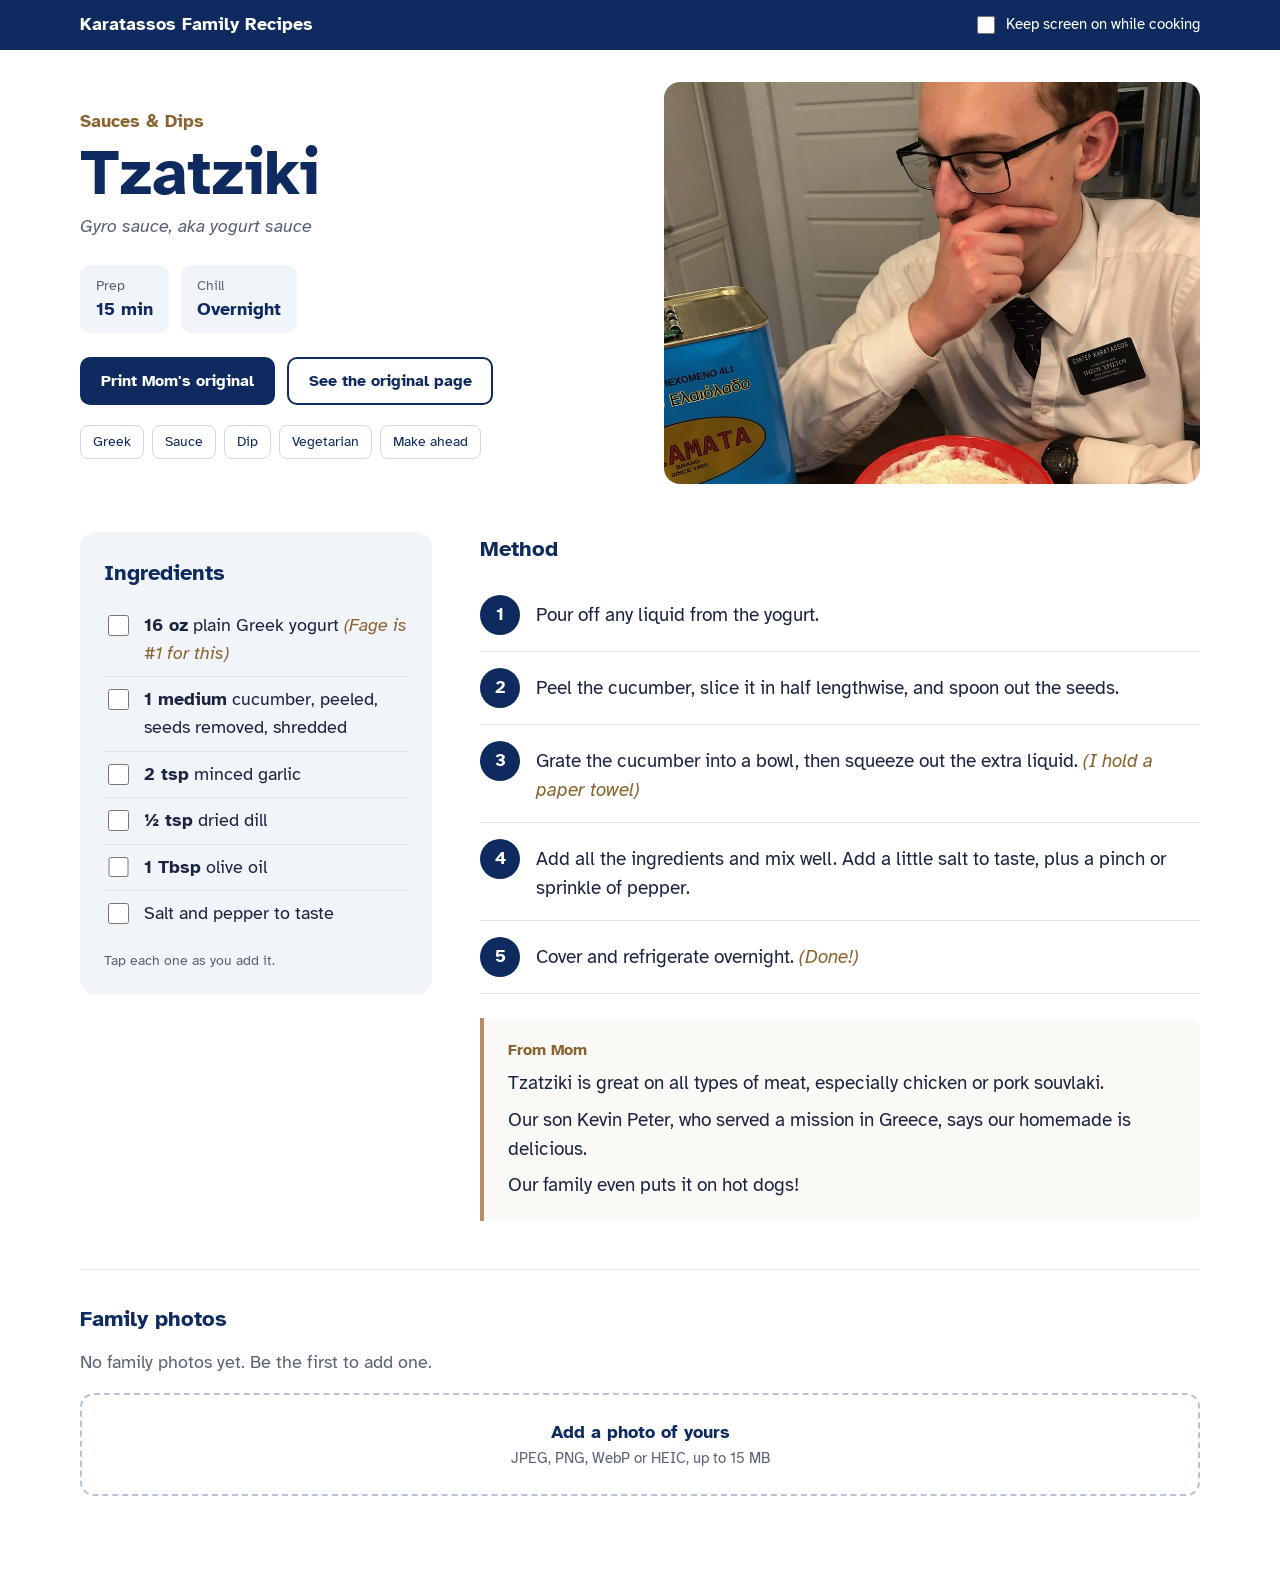
<file: site/prototypes/kitchen.html>
<!doctype html>
<html lang="en">
<head>
  <meta charset="utf-8">
  <meta name="viewport" content="width=device-width, initial-scale=1">
  <!-- Light-only design: stops Chrome's auto dark mode from inverting the colors -->
  <meta name="color-scheme" content="only light">
  <title>Prototype C: Kitchen mode</title>
  <link rel="preconnect" href="https://fonts.googleapis.com">
  <link rel="preconnect" href="https://fonts.gstatic.com" crossorigin>
  <!-- Atkinson Hyperlegible: built for legibility, readable from across the counter -->
  <link rel="stylesheet" href="https://fonts.googleapis.com/css2?family=Atkinson+Hyperlegible:ital,wght@0,400;0,700;1,400&display=swap">
  <link rel="stylesheet" href="base.css">
  <style>
    body { font: 1.125rem/1.55 "Atkinson Hyperlegible", system-ui, sans-serif; background: #fff; }
    .bar { position: sticky; top: 0; z-index: 2; background: var(--aegean); color: #fff; }
    .bar .wrap { display: flex; align-items: center; justify-content: space-between; gap: 1rem; padding: 0.7rem 0; }
    .bar a { color: #fff; font-weight: 700; text-decoration: none; }
    .wake { display: flex; align-items: center; gap: 0.5rem; font-size: 0.95rem; cursor: pointer; }
    .wake input { width: 1.1rem; height: 1.1rem; accent-color: var(--gold); }
    .wrap { width: min(100% - 2rem, 70rem); margin: 0 auto; }

    .hero { display: grid; gap: 1.5rem; padding: 2rem 0; }
    .category { margin: 0; color: var(--gold-ink); font-weight: 700; }
    h1 { margin: 0.25rem 0 0; font-size: clamp(2.6rem, 8vw, 4rem); line-height: 1.05; color: var(--aegean); }
    .subtitle { margin: 0.4rem 0 0; color: var(--muted); font-style: italic; }
    .times { display: flex; flex-wrap: wrap; gap: 0.75rem; margin: 1.5rem 0 0; }
    .time { padding: 0.6rem 1rem; border-radius: 10px; background: #f1f4f9; }
    .times dt { font-size: 0.85rem; color: var(--muted); }
    .times dd { margin: 0; font-weight: 700; color: var(--aegean); }
    .actions { display: flex; flex-wrap: wrap; gap: 0.75rem; margin-top: 1.5rem; }
    .btn { font: 700 1rem/1 "Atkinson Hyperlegible", sans-serif; padding: 0.85rem 1.2rem; border-radius: 10px; cursor: pointer; border: 2px solid var(--aegean); }
    .btn-solid { background: var(--aegean); color: #fff; }
    .btn-line { background: #fff; color: var(--aegean); }
    .hero figure { margin: 0; }
    .hero img { width: 100%; aspect-ratio: 4 / 3; object-fit: cover; object-position: 50% 30%; border-radius: 16px; }

    .cook { display: grid; gap: 2rem; padding: 1rem 0 3rem; }
    h2 { margin: 0 0 0.75rem; font-size: 1.4rem; color: var(--aegean); }
    .ingredients { background: #f1f4f9; border-radius: 16px; padding: 1.5rem; align-self: start; }
    .ingredients ul { list-style: none; margin: 0; padding: 0; }
    .ingredients li { display: flex; gap: 0.75rem; align-items: flex-start; padding: 0.55rem 0; border-bottom: 1px solid #dfe4ee; }
    .ingredients li:last-child { border-bottom: 0; }
    .ingredients input { flex: none; width: 1.3rem; height: 1.3rem; margin-top: 0.2rem; accent-color: var(--aegean); }
    .ingredients label { cursor: pointer; }
    .ingredients input:checked + label { color: var(--muted); text-decoration: line-through; text-decoration-color: var(--gold); }
    .qty { font-weight: 700; }
    .note { color: var(--gold-ink); font-style: italic; }
    .hint { margin: 0.75rem 0 0; font-size: 0.9rem; color: var(--muted); }

    .method ol { list-style: none; margin: 0; padding: 0; counter-reset: step; }
    .method li { counter-increment: step; display: grid; grid-template-columns: 2.5rem 1fr; gap: 1rem; padding: 1rem 0; border-bottom: 1px solid var(--line); }
    .method li::before { content: counter(step); display: grid; place-items: center; width: 2.5rem; height: 2.5rem; border-radius: 50%; background: var(--aegean); color: #fff; font-weight: 700; }
    .method p { margin: 0.35rem 0 0; font-size: 1.2rem; }
    .mom { margin-top: 1.5rem; padding: 1.25rem 1.5rem; border-left: 4px solid var(--gold); background: #fbf9f6; border-radius: 0 12px 12px 0; }
    .mom h3 { margin: 0 0 0.4rem; font-size: 1rem; color: var(--gold-ink); }
    .mom p { margin: 0; }
    .mom p + p { margin-top: 0.4rem; }

    .tags { list-style: none; display: flex; flex-wrap: wrap; gap: 0.5rem; padding: 0; margin: 1.25rem 0 0; }
    .tags a { display: block; padding: 0.3rem 0.75rem; border: 1px solid #cfd6e4; border-radius: 8px; font-size: 0.9rem; color: var(--aegean); text-decoration: none; }

    .photos { padding: 2rem 0 4rem; border-top: 1px solid var(--line); }
    .gallery { list-style: none; padding: 0; margin: 0 0 1rem; display: grid; grid-template-columns: repeat(auto-fill, minmax(9rem, 1fr)); gap: 0.75rem; }
    .gallery .empty { color: var(--muted); grid-column: 1 / -1; }
    .dropzone { display: block; padding: 1.5rem; border-radius: 14px; border: 2px dashed #b9c2d6; text-align: center; font-weight: 700; color: var(--aegean); cursor: pointer; }
    .dropzone:hover, .dropzone.dragging { background: #f1f4f9; }
    .dropzone small { display: block; font-weight: 400; color: var(--muted); }

    @media (min-width: 800px) {
      .hero { grid-template-columns: 1fr 1fr; gap: 3rem; align-items: center; }
      .cook { grid-template-columns: 22rem 1fr; gap: 3rem; }
      .ingredients { position: sticky; top: 4.5rem; }
    }
    @media print { .bar { display: none; } .ingredients input { display: none; } .hero img { max-height: 3in; } }
  </style>
</head>
<body>
  <header class="bar no-print">
    <div class="wrap">
      <a href="index.html">Karatassos Family Recipes</a>
      <label class="wake" id="wake-label" hidden><input type="checkbox" id="wake"> Keep screen on while cooking</label>
    </div>
  </header>

  <main class="wrap">
    <section class="hero">
      <div>
        <p class="category" data-field="category"></p>
        <h1 data-field="title"></h1>
        <p class="subtitle" data-field="subtitle"></p>
        <dl class="times" data-field="times"></dl>
        <div class="actions no-print">
          <button class="btn btn-solid" data-action="print-original">Print Mom's original</button>
          <button class="btn btn-line" data-action="view-original">See the original page</button>
        </div>
        <ul class="tags no-print" data-field="tags" aria-label="Tags"></ul>
      </div>
      <figure data-field="keyPhoto"></figure>
    </section>

    <section class="cook">
      <div class="ingredients">
        <h2>Ingredients</h2>
        <div data-field="ingredients"></div>
        <p class="hint no-print">Tap each one as you add it.</p>
      </div>
      <div class="method">
        <h2>Method</h2>
        <ol data-field="steps"></ol>
        <aside class="mom"><h3>From Mom</h3><div data-field="notes"></div></aside>
      </div>
    </section>

    <section class="photos no-print" aria-labelledby="photos-h">
      <h2 id="photos-h">Family photos</h2>
      <ul class="gallery" data-field="photos"></ul>
      <label class="dropzone" id="dropzone">
        <input type="file" id="photo-input" accept="image/jpeg,image/png,image/webp,image/heic" multiple>
        Add a photo of yours<small>JPEG, PNG, WebP or HEIC, up to 15 MB</small>
      </label>
      <ul class="upload-queue" id="upload-queue" aria-live="polite"></ul>
    </section>
  </main>

  <dialog class="original-dialog" id="original-dialog" aria-labelledby="od-h">
    <form method="dialog"><h2 id="od-h">Mom's original page</h2><button class="btn btn-line">Close</button></form>
    <div class="pages" data-field="scans"></div>
  </dialog>
  <div class="print-original" data-field="printScans" aria-hidden="true"></div>

  <script type="module">
    import { renderRecipe } from "./shared.js";
    renderRecipe({ checkable: true });

    // Screen Wake Lock: stops the phone dimming mid-recipe. Hidden where unsupported.
    if ("wakeLock" in navigator) {
      const box = document.getElementById("wake");
      let lock = null;
      document.getElementById("wake-label").hidden = false;
      const acquire = async () => { try { lock = await navigator.wakeLock.request("screen"); } catch { box.checked = false; } };
      box.addEventListener("change", async () => { if (box.checked) await acquire(); else { await lock?.release(); lock = null; } });
      // The browser drops the lock when the tab is hidden; take it back on return.
      document.addEventListener("visibilitychange", () => { if (box.checked && document.visibilityState === "visible") acquire(); });
    }
  </script>
  <script src="../js/upload.js" defer></script>
</body>
</html>
</file>
<file: site/prototypes/base.css>
/* Shared by all three prototypes: palette, dialog, upload list, printing. */
:root {
  --aegean: #0e2a5e;   /* deep Greek blue */
  --royal: #14347a;
  --gold: #b48e67;     /* measured from Mom's printed pages; decoration only on white */
  --gold-ink: #8a6430; /* gold that passes contrast for small text on white */
  --ink: #1b2440;
  --muted: #5b6275;
  --line: #e3e6ee;
}

*, *::before, *::after { box-sizing: border-box; }
body { margin: 0; color: var(--ink); -webkit-font-smoothing: antialiased; }
img { display: block; max-width: 100%; height: auto; }
:focus-visible { outline: 3px solid var(--royal); outline-offset: 3px; }
a { color: var(--royal); }

/* Original-page viewer */
.original-dialog { width: min(100% - 2rem, 46rem); max-height: calc(100vh - 2rem); padding: 0; border: 0; border-radius: 12px; }
.original-dialog::backdrop { background: rgba(8, 20, 46, 0.75); }
.original-dialog form { position: sticky; top: 0; display: flex; justify-content: space-between; align-items: center; padding: 0.75rem 1rem; background: #fff; border-bottom: 1px solid var(--line); }
.original-dialog h2 { margin: 0; font-size: 1.1rem; }
.original-dialog .pages { padding: 1rem; display: grid; gap: 1rem; }

/* Upload list (filled by ../js/upload.js) */
.dropzone input { position: absolute; width: 1px; height: 1px; opacity: 0; }
.dropzone:focus-within { outline: 3px solid var(--royal); outline-offset: 3px; }
.upload-queue { list-style: none; margin: 1rem 0 0; padding: 0; display: grid; gap: 0.5rem; }
.queued { display: flex; gap: 0.75rem; align-items: center; padding: 0.5rem 0.75rem; border-radius: 8px; background: #f3f5f9; line-height: 1.4; }
.queued img { width: 56px; height: 56px; object-fit: cover; border-radius: 6px; flex: none; }
.queued div { display: grid; }
.queued strong { overflow-wrap: anywhere; }
.queued.rejected { box-shadow: inset 4px 0 #c2410c; }
.queued.ok { box-shadow: inset 4px 0 var(--gold); }

.print-original { display: none; }

@media (prefers-reduced-motion: reduce) { * { transition: none !important; } }

@media print {
  @page { margin: 0.5in; }
  .no-print, .original-dialog { display: none !important; }
  .printing-original body > :not(.print-original) { display: none !important; }
  .printing-original .print-original { display: block; }
  .printing-original .print-original img { width: 100%; height: 9.8in; object-fit: contain; break-after: page; }
}
</file>
<file: site/css/style.css>
/* Karatassos Family Recipes
   The site is the binder: a deep Greek-blue linen cover, and each recipe is one
   of Mom's gold-framed, lined pages sitting on it. */

:root {
  /* Palette (contrast ratios checked; see docs/initial-design.md) */
  --aegean: #0e2a5e;      /* binder cover, deep Greek blue */
  --royal: #14347a;       /* buttons, links and Mom's asides on paper */
  --gold-leaf: #b48e67;   /* ornaments, measured from Mom's printed pages */
  --gold-foil: #d9bc86;   /* gold text on the blue cover */
  --gold-ink: #8a6430;    /* small gold text on paper */
  --paper: #fbf8f1;
  --ink: #1b2440;         /* typed text, blue-black */
  --rule: rgba(20, 52, 122, 0.13);  /* hairlines, e.g. under the dialog bar */
  --tab: #a8cfc6;         /* sea-glass binder divider */

  --serif: "Alegreya", Georgia, serif;
  --script: "Pinyon Script", "Snell Roundhand", cursive;

  --line: 2rem;           /* body line height; vertical spacing uses multiples of it */
  --sheet-pad: clamp(2rem, 6vw, 4.5rem);
}

*, *::before, *::after { box-sizing: border-box; }

html { -webkit-text-size-adjust: 100%; }

body {
  margin: 0;
  min-height: 100vh;
  font-family: var(--serif);
  font-size: 1.1875rem;
  line-height: var(--line);
  color: var(--ink);
  background-color: var(--aegean);
  /* faint linen weave on the cover */
  background-image:
    radial-gradient(ellipse at 50% 0%, rgba(255, 255, 255, 0.07), transparent 60%),
    repeating-linear-gradient(0deg, rgba(255, 255, 255, 0.025) 0 1px, transparent 1px 3px),
    repeating-linear-gradient(90deg, rgba(0, 0, 0, 0.06) 0 1px, transparent 1px 4px);
}

img { max-width: 100%; display: block; }

:focus-visible { outline: 3px solid var(--royal); outline-offset: 3px; border-radius: 4px; }
.masthead :focus-visible, .sleeve :focus-visible { outline-color: var(--gold-foil); }

/* ---------- Masthead: gold-foil title like the binder cover ---------- */

.masthead {
  text-align: center;
  padding: 2.25rem 1rem 1.75rem;
}
.masthead-title {
  margin: 0;
  font-family: var(--script);
  font-size: clamp(2.4rem, 7vw, 3.6rem);
  line-height: 1.2;
  color: var(--gold-foil);
  background: linear-gradient(180deg, #ecd6a6 0%, #d2b07a 55%, #b8925c 100%);
  -webkit-background-clip: text;
  background-clip: text;
  -webkit-text-fill-color: transparent;
}

main {
  width: min(100% - 2rem, 54rem);
  margin: 0 auto 4rem;
}

/* ---------- The page ---------- */

.sheet {
  position: relative;
  background: var(--paper);
  border-radius: 6px;
  padding: calc(var(--sheet-pad) + 2.5rem) var(--sheet-pad) calc(var(--sheet-pad) + 3.5rem);
  box-shadow: 0 1px 0 rgba(255, 255, 255, 0.5) inset, 0 2px 4px rgba(0, 0, 0, 0.25), 0 24px 48px rgba(0, 0, 0, 0.35);
}

/* Double gold frame with rounded corners, as on Mom's printed pages */
.sheet::before,
.sheet::after {
  content: "";
  position: absolute;
  pointer-events: none;
  border: 1.5px solid var(--gold-leaf);
  border-radius: 22px;
  inset: clamp(0.6rem, 2vw, 1.25rem);
}
.sheet::after {
  inset: calc(clamp(0.6rem, 2vw, 1.25rem) + 6px);
  border-width: 1px;
  border-radius: 17px;
  opacity: 0.7;
}

/* scrollwork sits just inside the inner frame line */
.corner {
  --at: calc(clamp(0.6rem, 2vw, 1.25rem) + 9px);
  position: absolute;
  width: clamp(64px, 14vw, 128px);
  pointer-events: none;
}
.corner-tl { top: var(--at); left: var(--at); }
.corner-tr { top: var(--at); right: var(--at); transform: scaleX(-1); }
.corner-bl { bottom: var(--at); left: var(--at); transform: scaleY(-1); }
.corner-br { bottom: var(--at); right: var(--at); transform: scale(-1); }

.sheet-laurel {
  position: absolute;
  top: clamp(1.4rem, 3.5vw, 2.4rem);
  left: 50%;
  translate: -50% 0;
  width: clamp(150px, 34%, 250px);
}

/* Divider tab sticking out of the page edge, like the binder's section tabs */
.binder-tab {
  display: none;
  position: absolute;
  top: 8rem;
  right: -2.4rem;
  margin: 0;
  padding: 1rem 0.5rem;
  writing-mode: vertical-rl;
  font-weight: 700;
  font-size: 0.95rem;
  line-height: 1.4rem;
  color: var(--ink);
  background: var(--tab);
  border-radius: 0 10px 10px 0;
  box-shadow: 2px 2px 6px rgba(0, 0, 0, 0.25);
}
.binder-tab:empty { display: none; }

/* ---------- Recipe header ---------- */

.recipe-head { text-align: center; margin-bottom: var(--line); }

.recipe-head h1 {
  margin: 0;
  font-weight: 500;
  font-size: clamp(2.6rem, 8vw, 3.75rem);
  line-height: calc(var(--line) * 2);
  letter-spacing: 0.01em;
}
.subtitle {
  margin: 0;
  font-style: italic;
  font-size: 1.25rem;
  color: var(--gold-ink);
}

.times { margin: calc(var(--line) / 2) 0 0; }
.times dt, .times dd { display: inline; margin: 0; }
.times dt { font-weight: 700; }
.times dt::after { content: ":"; }
.times dd { margin-left: 0.3em; }
.times dd + dt { margin-left: 1.75rem; }

.tags {
  display: flex;
  justify-content: center;
  flex-wrap: wrap;
  gap: 0.5rem;
  list-style: none;
  padding: 0;
  margin: calc(var(--line) / 2) 0 0;
}
.tags li {
  font-size: 0.95rem;
  line-height: 1.6rem;
  padding: 0 0.8rem;
  border: 1px solid var(--gold-leaf);
  border-radius: 999px;
  color: var(--gold-ink);
  background: #fffdf8;
}

.actions {
  display: flex;
  justify-content: center;
  flex-wrap: wrap;
  gap: 0.75rem;
  margin-top: var(--line);
}

.btn {
  font: 500 1.05rem/1 var(--serif);
  padding: 0.7rem 1.2rem;
  border-radius: 999px;
  cursor: pointer;
  border: 1.5px solid var(--royal);
}
.btn-primary { background: var(--royal); color: var(--paper); }
.btn-primary:hover { background: var(--aegean); }
.btn-quiet { background: transparent; color: var(--royal); }
.btn-quiet:hover { background: rgba(20, 52, 122, 0.07); }

/* ---------- Body: ingredients beside the key photo, method below ---------- */

.recipe-body {
  display: grid;
  grid-template-columns: 1fr;
  grid-template-areas: "photo" "ingredients" "method" "notes";
  column-gap: 2.5rem;
}

.recipe-body h2 {
  margin: 0;
  font-size: 1.45rem;
  font-weight: 700;
  line-height: var(--line);
  color: var(--royal);
}
.recipe-body section + section { margin-top: var(--line); }
.recipe-body ul, .recipe-body ol { margin: 0; padding: 0; }

.key-photo {
  grid-area: photo;
  margin: 0 0 var(--line);
}
.key-photo img {
  width: 100%;
  height: calc(var(--line) * 12);
  object-fit: cover;
  border-radius: 16px;
  box-shadow: 0 2px 6px rgba(27, 36, 64, 0.25);
}

.ingredients { grid-area: ingredients; }
.ingredients ul { list-style: none; }
.ingredients li { padding-left: 1rem; text-indent: -1rem; }
.ingredients .qty { font-weight: 700; margin-right: 0.4em; }
.ingredient-group h3 { margin: 0; font-size: 1.1rem; line-height: var(--line); font-style: italic; }

.method { grid-area: method; }
.method ol { list-style: none; counter-reset: step; }
.method li { counter-increment: step; position: relative; padding-left: 2.25rem; }
.method li::before {
  content: counter(step);
  position: absolute;
  left: 0;
  font-weight: 700;
  color: var(--gold-ink);
}

.from-mom { grid-area: notes; }
.from-mom p { margin: 0; }

/* Mom's own asides, kept in her words. Typed (not a handwriting font) so nobody
   mistakes it for her actual hand; the scan is there for that. */
.mom-note { font-style: italic; color: var(--royal); }
li .mom-note::before { content: "("; }
li .mom-note::after { content: ")"; }
.from-mom p { padding-left: 1rem; border-left: 2px solid var(--gold-leaf); }
.from-mom p + p { margin-top: calc(var(--line) / 4); }

@media (min-width: 720px) {
  .recipe-body {
    grid-template-columns: 1fr minmax(0, 17rem);
    grid-template-areas:
      "ingredients photo"
      "method method"
      "notes notes";
  }
  .key-photo { margin: 0; }
  .key-photo img { height: calc(var(--line) * 11); }
  .ingredients + .method, .key-photo ~ .method { margin-top: var(--line); }
}

@media (min-width: 1000px) {
  .binder-tab { display: block; }
}

/* ---------- Family photos: a clear binder sleeve ---------- */

.sleeve {
  position: relative;
  margin-top: 3rem;
  padding: 2rem clamp(1.25rem, 5vw, 3rem) 2rem clamp(3rem, 8vw, 4.5rem);
  color: var(--paper);
  background: linear-gradient(135deg, rgba(255, 255, 255, 0.16), rgba(255, 255, 255, 0.06) 45%, rgba(255, 255, 255, 0.11));
  border: 1px solid rgba(255, 255, 255, 0.22);
  border-radius: 10px;
}
/* three punched holes down the sleeve's edge */
.sleeve::before {
  content: "";
  position: absolute;
  left: clamp(0.9rem, 2.5vw, 1.4rem);
  top: 1.5rem;
  bottom: 1.5rem;
  width: 14px;
  background:
    radial-gradient(circle, var(--aegean) 6px, rgba(255, 255, 255, 0.35) 7px, transparent 8px) top / 14px 14px no-repeat,
    radial-gradient(circle, var(--aegean) 6px, rgba(255, 255, 255, 0.35) 7px, transparent 8px) center / 14px 14px no-repeat,
    radial-gradient(circle, var(--aegean) 6px, rgba(255, 255, 255, 0.35) 7px, transparent 8px) bottom / 14px 14px no-repeat;
}

.sleeve h2 { margin: 0; font-size: 1.6rem; color: var(--gold-foil); }
.sleeve-lede { margin: 0.25rem 0 1.25rem; }

.gallery {
  list-style: none;
  margin: 0 0 1.5rem;
  padding: 0;
  display: grid;
  grid-template-columns: repeat(auto-fill, minmax(9rem, 1fr));
  gap: 0.75rem;
}
.gallery img { aspect-ratio: 1; object-fit: cover; border-radius: 8px; }
.gallery-empty { grid-column: 1 / -1; font-style: italic; opacity: 0.85; }

.dropzone {
  display: grid;
  place-items: center;
  gap: 0.25rem;
  padding: 1.75rem 1rem;
  text-align: center;
  border: 2px dashed var(--gold-foil);
  border-radius: 10px;
  cursor: pointer;
  transition: background-color 0.15s;
}
.dropzone:hover, .dropzone.dragging { background: rgba(217, 188, 134, 0.12); }
.dropzone:focus-within { outline: 3px solid var(--gold-foil); outline-offset: 3px; }
.dropzone input { position: absolute; width: 1px; height: 1px; opacity: 0; }
.dropzone-main { font-weight: 700; font-size: 1.15rem; }
.dropzone-hint { font-size: 0.95rem; opacity: 0.85; }

.upload-queue { list-style: none; margin: 1rem 0 0; padding: 0; display: grid; gap: 0.75rem; }
.queued {
  display: flex;
  gap: 1rem;
  align-items: center;
  padding: 0.6rem;
  border-radius: 8px;
  background: rgba(255, 255, 255, 0.08);
  line-height: 1.4;
}
.queued img { width: 64px; height: 64px; object-fit: cover; border-radius: 6px; flex: none; }
.queued div { display: grid; }
.queued strong { overflow-wrap: anywhere; }
.queued.rejected { border-left: 4px solid #f0a27a; }
.queued.ok { border-left: 4px solid var(--tab); }

/* ---------- Original page viewer ---------- */

.original-dialog {
  width: min(100% - 2rem, 46rem);
  max-height: calc(100vh - 2rem);
  padding: 0;
  border: none;
  border-radius: 10px;
  background: var(--paper);
  color: var(--ink);
}
.original-dialog::backdrop { background: rgba(8, 20, 46, 0.8); }
.original-dialog-bar {
  position: sticky;
  top: 0;
  display: flex;
  justify-content: space-between;
  align-items: center;
  gap: 1rem;
  padding: 0.75rem 1rem;
  background: var(--paper);
  border-bottom: 1px solid var(--rule);
}
.original-dialog-bar h2 { margin: 0; font-size: 1.2rem; }
.original-pages { padding: 1rem; display: grid; gap: 1rem; }

.print-original { display: none; }

@media (prefers-reduced-motion: reduce) {
  * { transition: none !important; }
}

/* ---------- Printing ---------- */

@media print {
  @page { margin: 0.4in; }
  body { background: none; font-size: 11.5pt; }
  .masthead, .sleeve, .actions, .binder-tab, .original-dialog { display: none !important; }
  main { width: auto; margin: 0; }
  .sheet { box-shadow: none; padding: 0.9in 0.6in 0.6in; }

  /* "Print Mom's original": only the scanned pages, one per sheet */
  .printing-original main { display: none; }
  .printing-original .print-original { display: block; }
  .printing-original .print-original img {
    width: 100%;
    height: 9.9in;
    object-fit: contain;
    break-after: page;
  }
}
</file>
